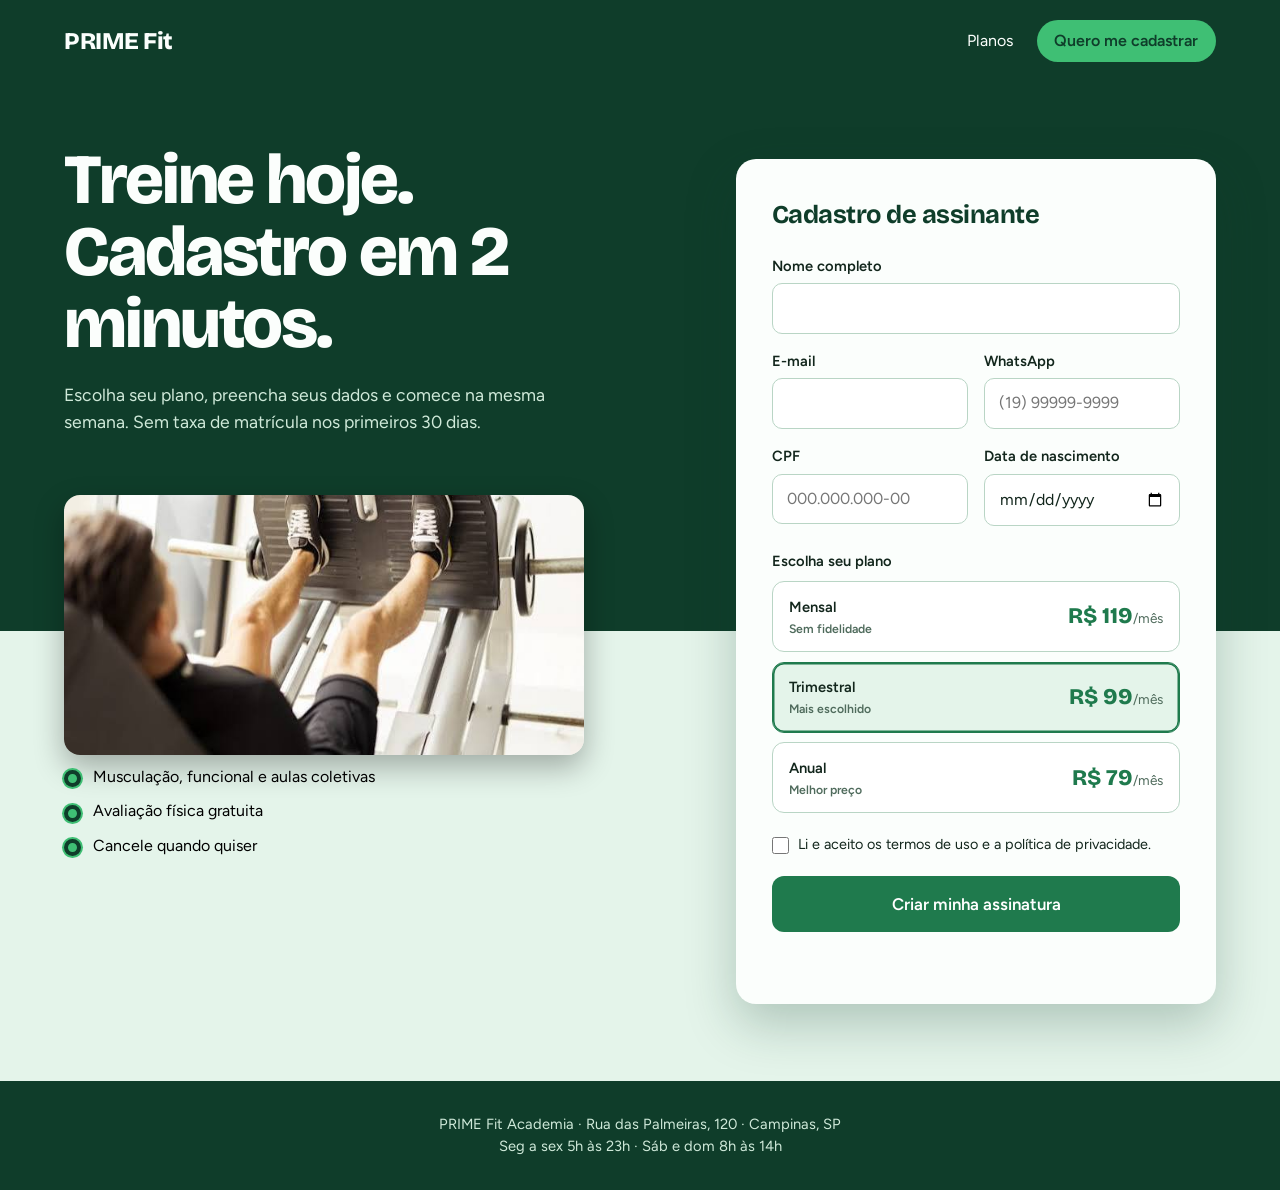
<file: index.html>
<!DOCTYPE html>
<html lang="pt-BR">
<head>
  <meta charset="UTF-8">
  <meta name="viewport" content="width=device-width, initial-scale=1">
  <title>PRIME Fit – Cadastre-se na academia</title>
  <link rel="preconnect" href="https://fonts.googleapis.com">
  <link rel="preconnect" href="https://fonts.gstatic.com" crossorigin>
  <link href="https://fonts.googleapis.com/css2?family=Bricolage+Grotesque:wght@600;800&family=Figtree:wght@400;500;600&display=swap" rel="stylesheet">
  <link rel="stylesheet" href="style.css">
</head>
<body>

  <header class="topo">
    <a class="logo" href="#">PRIME Fit</a>
    <nav>
      <a href="#planos">Planos</a>
      <a href="#cadastro" class="btn-menu">Quero me cadastrar</a>
    </nav>
  </header>

  <main>
    <section class="hero">
      <div class="hero-texto">
        <h1>Treine hoje.<br>Cadastro em 2 minutos.</h1>
        <p>Escolha seu plano, preencha seus dados e comece na mesma semana. Sem taxa de matrícula nos primeiros 30 dias.</p>
        <ul class="vantagens">
          <img src="treino.png" alt="Aluno treinando na máquina de leg press" class="foto-hero">
          <li>Musculação, funcional e aulas coletivas</li>
          <li>Avaliação física gratuita</li>
          <li>Cancele quando quiser</li>
        </ul>
      </div>

      <form class="cadastro" id="cadastro" novalidate>
        <h2>Cadastro de assinante</h2>

        <div class="campo">
          <label for="nome">Nome completo</label>
          <input type="text" id="nome" name="nome" autocomplete="name" required>
        </div>

        <div class="linha">
          <div class="campo">
            <label for="email">E-mail</label>
            <input type="email" id="email" name="email" autocomplete="email" required>
          </div>
          <div class="campo">
            <label for="telefone">WhatsApp</label>
            <input type="tel" id="telefone" name="telefone" placeholder="(19) 99999-9999" autocomplete="tel" required>
          </div>
        </div>

        <div class="linha">
          <div class="campo">
            <label for="cpf">CPF</label>
            <input type="text" id="cpf" name="cpf" inputmode="numeric" placeholder="000.000.000-00" required>
          </div>
          <div class="campo">
            <label for="nascimento">Data de nascimento</label>
            <input type="date" id="nascimento" name="nascimento" required>
          </div>
        </div>

        <fieldset id="planos">
          <legend>Escolha seu plano</legend>

          <label class="plano">
            <input type="radio" name="plano" value="mensal" required>
            <span class="plano-corpo">
              <strong>Mensal</strong>
              <small>Sem fidelidade</small>
              <em>R$ 119<span>/mês</span></em>
            </span>
          </label>

          <label class="plano">
            <input type="radio" name="plano" value="trimestral" checked>
            <span class="plano-corpo">
              <strong>Trimestral</strong>
              <small>Mais escolhido</small>
              <em>R$ 99<span>/mês</span></em>
            </span>
          </label>

          <label class="plano">
            <input type="radio" name="plano" value="anual">
            <span class="plano-corpo">
              <strong>Anual</strong>
              <small>Melhor preço</small>
              <em>R$ 79<span>/mês</span></em>
            </span>
          </label>
        </fieldset>

        <label class="aceite">
          <input type="checkbox" name="termos" required>
          <span>Li e aceito os termos de uso e a política de privacidade.</span>
        </label>

        <button type="submit" class="btn-principal">Criar minha assinatura</button>
        <p class="mensagem" id="mensagem" role="status" aria-live="polite"></p>
      </form>
    </section>
  </main>

  <footer class="rodape">
    <p>PRIME Fit Academia · Rua das Palmeiras, 120 · Campinas, SP</p>
    <p>Seg a sex 5h às 23h · Sáb e dom 8h às 14h</p>
  </footer>

  <script>
    const form = document.getElementById('cadastro');
    const msg = document.getElementById('mensagem');

    form.addEventListener('submit', function (e) {
      e.preventDefault();
      msg.className = 'mensagem';

      if (!form.checkValidity()) {
        msg.textContent = 'Preencha todos os campos e aceite os termos para continuar.';
        msg.classList.add('erro');
        form.reportValidity();
        return;
      }

      const nome = form.nome.value.split(' ')[0];
      msg.textContent = 'Cadastro enviado, ' + nome + '! Entraremos em contato pelo WhatsApp para confirmar.';
      msg.classList.add('ok');
      form.reset();
    });
  </script>
</body>
</html>
</file>
<file: style.css>
:root {
  --verde-floresta: #0f3d2a;
  --verde-medio: #1f7a4d;
  --verde-vivo: #3fbf74;
  --verde-menta: #e4f4ea;
  --branco: #fbfefc;
  --texto: #12261c;
  --erro: #b3261e;
}

* { box-sizing: border-box; margin: 0; padding: 0; }

html { scroll-behavior: smooth; }

body {
  font-family: "Figtree", system-ui, sans-serif;
  color: var(--texto);
  background: var(--verde-menta);
  line-height: 1.55;
}

a { color: inherit; text-decoration: none; }

:focus-visible {
  outline: 3px solid var(--verde-vivo);
  outline-offset: 2px;
}

/* Topo */
.topo {
  display: flex;
  justify-content: space-between;
  align-items: center;
  padding: 1.25rem clamp(1.25rem, 5vw, 4rem);
  background: var(--verde-floresta);
  color: var(--branco);
}

.logo {
  font-family: "Bricolage Grotesque", sans-serif;
  font-weight: 800;
  font-size: 1.5rem;
  letter-spacing: -0.02em;
}

.topo nav { display: flex; align-items: center; gap: 1.5rem; }
.topo nav a:hover { color: var(--verde-vivo); }

.btn-menu {
  background: var(--verde-vivo);
  color: var(--verde-floresta);
  padding: 0.55rem 1.1rem;
  border-radius: 999px;
  font-weight: 600;
}
.topo nav .btn-menu:hover { color: var(--verde-floresta); background: #5fd18d; }

/* Hero */
.hero {
  display: grid;
  grid-template-columns: 1fr minmax(320px, 480px);
  gap: clamp(2rem, 5vw, 4.5rem);
  align-items: start;
  padding: clamp(2.5rem, 6vw, 5rem) clamp(1.25rem, 5vw, 4rem);
  background: linear-gradient(180deg, var(--verde-floresta) 0, var(--verde-floresta) 55%, var(--verde-menta) 55%);
}

.hero-texto { color: var(--branco); padding-top: 1rem; }

.hero-texto h1 {
  font-family: "Bricolage Grotesque", sans-serif;
  font-weight: 800;
  font-size: clamp(2.4rem, 6vw, 4.4rem);
  line-height: 1.02;
  letter-spacing: -0.03em;
  max-width: 14ch;
  margin-top: -30px;
}

.hero-texto p {
  margin-top: 1.25rem;
  max-width: 46ch;
  font-size: 1.1rem;
  color: #cfe9d9;
}

.vantagens { list-style: none; margin-top: 1.75rem; display: grid; gap: 0.6rem; }
.vantagens li { padding-left: 1.8rem; position: relative; }
.vantagens li::before {
  content: "";
  position: absolute;
  left: 0;
  top: 0.35rem;
  width: 1.05rem;
  height: 1.05rem;
  border-radius: 50%;
  background: var(--verde-vivo);
  box-shadow: inset 0 0 0 4px var(--verde-floresta), 0 0 0 2px var(--verde-vivo);
}

/* Formulário */
.cadastro {
  background: var(--branco);
  border-radius: 20px;
  padding: clamp(1.5rem, 3vw, 2.25rem);
  box-shadow: 0 20px 50px rgba(15, 61, 42, 0.25);
}

.cadastro h2 {
  font-family: "Bricolage Grotesque", sans-serif;
  font-size: 1.6rem;
  letter-spacing: -0.02em;
  margin-bottom: 1.25rem;
  color: var(--verde-floresta);
}

.campo { display: flex; flex-direction: column; gap: 0.35rem; margin-bottom: 1rem; flex: 1; }
.linha { display: flex; gap: 1rem; }

label { font-weight: 600; font-size: 0.92rem; }

input[type="text"],
input[type="email"],
input[type="tel"],
input[type="date"] {
  width: 100%;
  padding: 0.75rem 0.9rem;
  font: inherit;
  color: var(--texto);
  background: #fff;
  border: 1.5px solid #b9d5c5;
  border-radius: 10px;
}

input:focus {
  outline: none;
  border-color: var(--verde-medio);
  box-shadow: 0 0 0 3px rgba(63, 191, 116, 0.35);
}

/* Planos */
fieldset {
  border: none;
  margin: 0.5rem 0 1.25rem;
  display: grid;
  gap: 0.6rem;
}

legend { font-weight: 600; font-size: 0.92rem; margin-bottom: 0.5rem; }

.plano { cursor: pointer; display: block; }
.plano input { position: absolute; opacity: 0; pointer-events: none; }

.plano-corpo {
  display: grid;
  grid-template-columns: 1fr auto;
  grid-template-areas: "nome preco" "nota preco";
  align-items: center;
  padding: 0.85rem 1rem;
  border: 1.5px solid #b9d5c5;
  border-radius: 12px;
  background: #fff;
  transition: border-color 0.15s, background 0.15s;
}

.plano-corpo strong { grid-area: nome; font-weight: 600; }
.plano-corpo small { grid-area: nota; color: #4f6b5c; }
.plano-corpo em {
  grid-area: preco;
  font-style: normal;
  font-family: "Bricolage Grotesque", sans-serif;
  font-weight: 800;
  font-size: 1.4rem;
  color: var(--verde-medio);
}
.plano-corpo em span { font-family: "Figtree", sans-serif; font-weight: 400; font-size: 0.85rem; color: #4f6b5c; }

.plano:hover .plano-corpo { border-color: var(--verde-vivo); }

.plano input:checked + .plano-corpo {
  border-color: var(--verde-medio);
  background: var(--verde-menta);
  box-shadow: inset 0 0 0 1.5px var(--verde-medio);
}

.plano input:focus-visible + .plano-corpo {
  outline: 3px solid var(--verde-vivo);
  outline-offset: 2px;
}

/* Aceite e botão */
.aceite { display: flex; gap: 0.6rem; align-items: flex-start; font-weight: 400; font-size: 0.9rem; margin-bottom: 1.25rem; }
.aceite input { margin-top: 0.25rem; accent-color: var(--verde-medio); width: 1.05rem; height: 1.05rem; }

.btn-principal {
  width: 100%;
  padding: 0.95rem;
  font: inherit;
  font-weight: 600;
  font-size: 1.05rem;
  color: #fff;
  background: var(--verde-medio);
  border: none;
  border-radius: 12px;
  cursor: pointer;
  transition: background 0.15s, transform 0.1s;
}
.btn-principal:hover { background: var(--verde-floresta); }
.btn-principal:active { transform: scale(0.99); }

.mensagem { margin-top: 0.9rem; font-size: 0.95rem; min-height: 1.4em; }
.mensagem.ok { color: var(--verde-medio); font-weight: 600; }
.mensagem.erro { color: var(--erro); font-weight: 600; }

/* Rodapé */
.rodape {
  text-align: center;
  padding: 2rem 1.25rem;
  background: var(--verde-floresta);
  color: #cfe9d9;
  font-size: 0.92rem;
}

/* Responsivo */
@media (max-width: 860px) {
  .hero { grid-template-columns: 1fr; background: var(--verde-floresta); }
  .hero-texto h1 { max-width: none; }
  .topo nav a:not(.btn-menu) { display: none; }
}

@media (max-width: 480px) {
  .linha { flex-direction: column; gap: 0; }
}

@media (prefers-reduced-motion: reduce) {
  html { scroll-behavior: auto; }
  * { transition: none !important; }
}

.foto-hero {
  display: block;
  width: 100%;
  max-width: 520px;
  height: 260px;
  object-fit: cover;
  object-position: center;
  margin-top: 2rem;
  border-radius: 16px;
  box-shadow: 0 12px 30px rgba(0, 0, 0, 0.3);
}

.vantagens {
  display: grid;
  gap: 0.6rem;
  margin-top: 1.75rem;
  color:black
}
</file>
